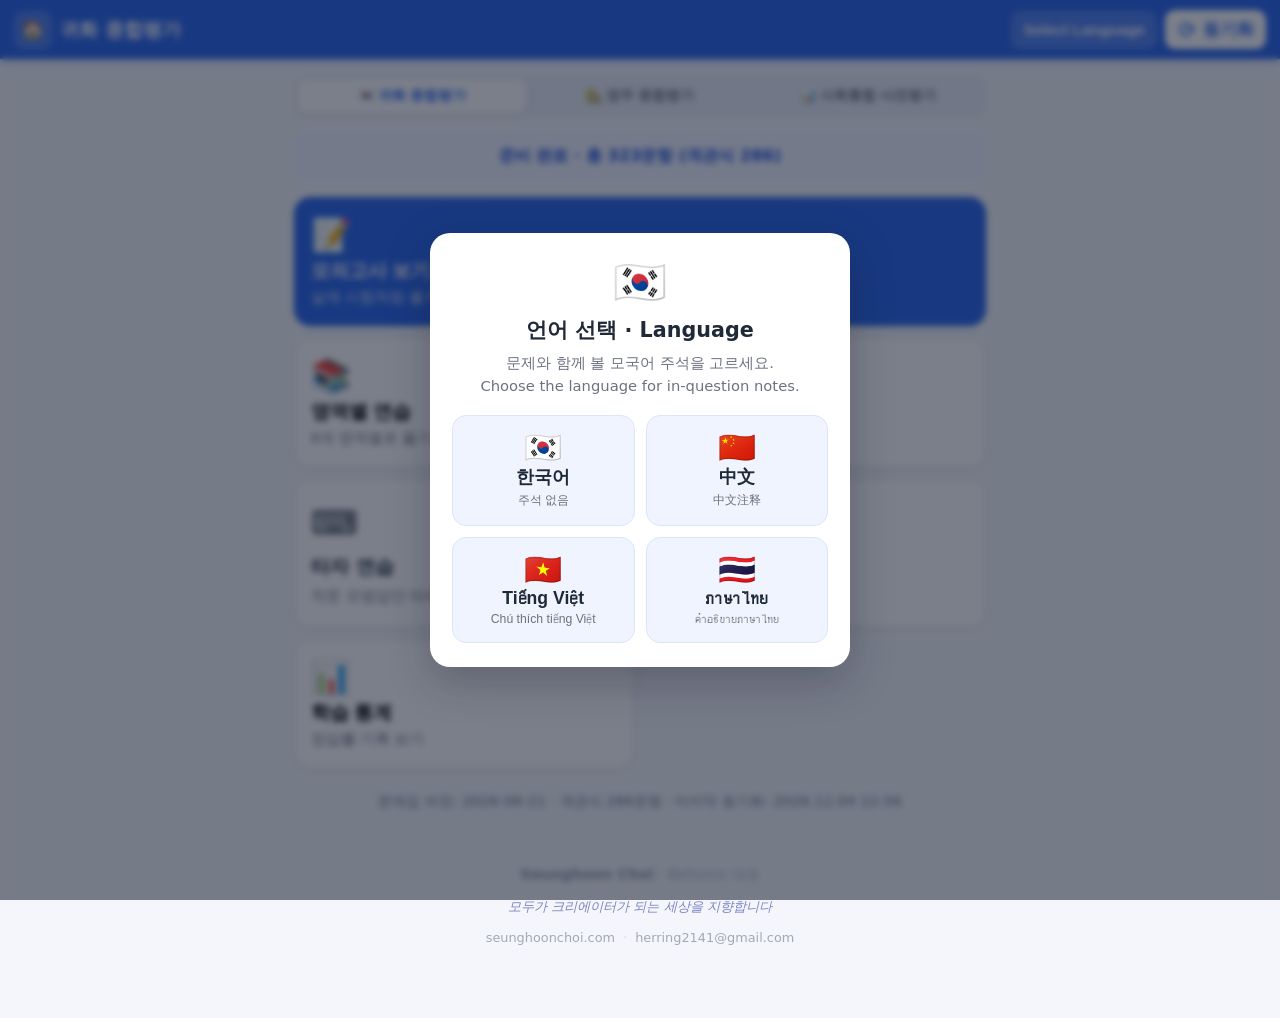
<file: index.html>
<!DOCTYPE html>
<html lang="ko">
<head>
  <meta charset="UTF-8" />
  <meta name="viewport" content="width=device-width, initial-scale=1.0, viewport-fit=cover" />
  <title>귀화시험 종합평가 연습</title>
  <meta name="description" content="귀화용 종합평가(필기·작문·구술) 연습 앱" />
  <!-- SEO: consolidate signals onto the brand-domain landing page -->
  <link rel="canonical" href="https://seunghoonchoi.com/gwiwha/" />

  <!-- PWA -->
  <link rel="manifest" href="manifest.webmanifest" />
  <meta name="theme-color" content="#2563eb" />
  <link rel="icon" href="icon.svg" type="image/svg+xml" />
  <link rel="apple-touch-icon" href="apple-touch-icon.png" />
  <meta name="apple-mobile-web-app-capable" content="yes" />
  <meta name="apple-mobile-web-app-status-bar-style" content="default" />
  <meta name="apple-mobile-web-app-title" content="귀화시험" />

  <link rel="stylesheet" href="styles.css" />
</head>
<body>
  <!-- 첫 실행: 국가/언어(주석) 선택 -->
  <div id="langSplash" class="lang-splash hidden" role="dialog" aria-modal="true" aria-label="Select language">
    <div class="lang-splash__card">
      <div class="lang-splash__flag">🇰🇷</div>
      <h2 class="lang-splash__title">언어 선택 · Language</h2>
      <p class="lang-splash__desc">문제와 함께 볼 모국어 주석을 고르세요.<br>Choose the language for in-question notes.</p>
      <div class="lang-splash__opts">
        <button class="lang-opt" data-lang="ko"><span class="lang-opt__flag">🇰🇷</span><span class="lang-opt__name">한국어</span><span class="lang-opt__sub">주석 없음</span></button>
        <button class="lang-opt" data-lang="zh"><span class="lang-opt__flag">🇨🇳</span><span class="lang-opt__name">中文</span><span class="lang-opt__sub">中文注释</span></button>
        <button class="lang-opt" data-lang="vi"><span class="lang-opt__flag">🇻🇳</span><span class="lang-opt__name">Tiếng Việt</span><span class="lang-opt__sub">Chú thích tiếng Việt</span></button>
        <button class="lang-opt" data-lang="th"><span class="lang-opt__flag">🇹🇭</span><span class="lang-opt__name">ภาษาไทย</span><span class="lang-opt__sub">คำอธิบายภาษาไทย</span></button>
      </div>
    </div>
  </div>

  <header class="appbar">
    <button id="homeBtn" class="appbar__home" aria-label="홈">🏠</button>
    <h1 class="appbar__title" data-i18n="app.title">귀화시험 연습</h1>
    <button id="langBtn" class="appbar__lang" title="Select Language">Select Language</button>
    <button id="syncBtn" class="appbar__sync" title="문제 동기화">
      <span class="appbar__sync-icon">⟳</span><span class="appbar__sync-text" data-i18n="app.sync">동기화</span>
    </button>
  </header>

  <main id="app">

    <!-- 홈 -->
    <section id="view-home" class="view">
      <!-- 시험 트랙 전환: 귀화 종합평가 / 사회통합 사전평가 -->
      <div class="seg track-seg" id="trackSeg">
        <button class="seg__btn seg__btn--active" data-exam="nat" data-i18n="track.nat">🇰🇷 귀화 종합평가</button>
        <button class="seg__btn" data-exam="perm" data-i18n="track.perm">🏡 영주 종합평가</button>
        <button class="seg__btn" data-exam="pre" data-i18n="track.pre">📊 사회통합 사전평가</button>
      </div>

      <div class="sync-status" id="syncStatus">문제를 불러오는 중…</div>

      <button id="resumeBanner" class="resume-banner hidden"></button>

      <div class="card-grid">
        <button class="menu-card menu-card--primary" data-go="mock">
          <span class="menu-card__icon">📝</span>
          <span class="menu-card__title" data-i18n="home.mock.t">모의고사 보기</span>
          <span class="menu-card__sub" data-i18n="home.mock.s">실제 시험처럼 풀기</span>
        </button>
        <button class="menu-card" data-go="practice">
          <span class="menu-card__icon">📚</span>
          <span class="menu-card__title" data-i18n="home.practice.t">영역별 연습</span>
          <span class="menu-card__sub" data-i18n="home.practice.s">8개 영역별로 풀기</span>
        </button>
        <button class="menu-card" data-go="writing">
          <span class="menu-card__icon">✍️</span>
          <span class="menu-card__title" data-i18n="home.writing.t">작문·구술 연습</span>
          <span class="menu-card__sub" data-i18n="home.writing.s">주제별 말하기·쓰기</span>
        </button>
        <a class="menu-card" href="typing/">
          <span class="menu-card__icon">⌨️</span>
          <span class="menu-card__title" data-i18n="home.typing.t">타자 연습</span>
          <span class="menu-card__sub" data-i18n="home.typing.s">작문 모범답안 따라 치기</span>
        </a>
        <button class="menu-card" data-go="wrong">
          <span class="menu-card__icon">🔁</span>
          <span class="menu-card__title" data-i18n="home.wrong.t">오답 노트</span>
          <span class="menu-card__sub" id="wrongCount">틀린 문제 0개</span>
        </button>
        <button class="menu-card" data-go="stats">
          <span class="menu-card__icon">📊</span>
          <span class="menu-card__title" data-i18n="home.stats.t">학습 통계</span>
          <span class="menu-card__sub" data-i18n="home.stats.s">정답률·기록 보기</span>
        </button>
      </div>

      <p class="hint" id="bankInfo"></p>
      <footer class="app-credit" data-i18n-html="credit.html"></footer>
    </section>

    <!-- 영역 선택(연습) -->
    <section id="view-practice" class="view hidden">
      <h2 class="view-title" data-i18n="practice.title">영역별 연습</h2>
      <p class="view-desc" data-i18n="practice.desc">한 문제씩 풀고 바로 정답·해설을 확인합니다.</p>
      <button id="practiceResume" class="resume-banner hidden"></button>
      <div id="categoryList" class="cat-list"></div>
    </section>

    <!-- 모의고사 표지 / 유의사항 -->
    <section id="view-examintro" class="view hidden">
      <div class="exam-cover">
        <p class="exam-cover__org" data-i18n="exam.org">사회통합프로그램 (KIIP)</p>
        <h2 class="exam-cover__title" data-i18n="exam.title">귀화용 종합평가</h2>
        <p class="exam-cover__subtitle" data-i18n="exam.subtitle">필기시험 모의고사</p>
        <div class="exam-cover__fields">
          <label><span data-i18n="exam.name">성 명</span><input id="examName" type="text" data-i18n-ph="exam.namePh" placeholder="이름 입력" /></label>
          <label><span data-i18n="exam.no">수험번호</span><input id="examNo" type="text" readonly /></label>
        </div>
        <div class="exam-notice">
          <h3 data-i18n="exam.noticeTitle">유의사항</h3>
          <ol id="examNoticeList"></ol>
        </div>
        <button class="btn resume-cover-btn hidden" id="examResumeBtn"></button>
        <div class="quiz-actions">
          <button class="btn btn--ghost" data-go="home" data-i18n="common.cancel">취소</button>
          <button class="btn btn--primary" id="examStartBtn" data-i18n="exam.start">시험 시작</button>
        </div>
      </div>
    </section>

    <!-- 퀴즈(연습/모의고사 공용) -->
    <section id="view-quiz" class="view hidden">
      <div class="quiz-top">
        <span id="quizProgress" class="quiz-progress">1 / 36</span>
        <span id="quizTimer" class="quiz-timer hidden">60:00</span>
        <span id="quizCat" class="quiz-cat"></span>
      </div>
      <div class="progress-bar"><div id="progressFill" class="progress-bar__fill"></div></div>

      <div id="examBanner" class="exam-banner hidden"></div>
      <div id="questionBox" class="question-box"></div>
      <div id="choices" class="choices"></div>

      <div id="writeArea" class="write-area hidden">
        <textarea id="writeInput" placeholder="여기에 답안을 작성하세요 (200자 이내)"></textarea>
        <div class="write-area__meta"><span id="writeCount">0자</span><span data-i18n="writeCount.suffix"> / 200자</span></div>
      </div>

      <div id="feedback" class="feedback hidden"></div>

      <div class="quiz-actions">
        <button id="prevBtn" class="btn btn--ghost hidden" data-i18n="quiz.prev">← 이전</button>
        <button id="nextBtn" class="btn btn--primary" data-i18n="quiz.next">다음 →</button>
        <button id="submitBtn" class="btn btn--primary hidden" data-i18n="quiz.submit">제출하고 채점</button>
      </div>
    </section>

    <!-- 작문/구술 -->
    <section id="view-writing" class="view hidden">
      <h2 class="view-title" data-i18n="writing.title">작문·구술 연습</h2>
      <div class="seg" id="writingSeg">
        <button class="seg__btn seg__btn--active" data-wt="writing" data-i18n="seg.writing">✍️ 작문</button>
        <button class="seg__btn" data-wt="oral" data-i18n="seg.oral">🗣️ 구술</button>
      </div>
      <div id="writingList" class="writing-list"></div>
    </section>

    <!-- 결과 -->
    <section id="view-result" class="view hidden">
      <h2 class="view-title" data-i18n="result.title">채점 결과</h2>
      <div class="score-card">
        <div class="score-card__num"><span id="scorePct">0</span><small data-i18n="result.unit">점</small></div>
        <div class="score-card__detail">
          <div id="scoreFrac">0 / 0 정답</div>
          <div id="scorePass" class="score-card__pass"></div>
        </div>
      </div>
      <div id="levelResult" class="level-result hidden"></div>
      <div id="scoreBreakdown" class="score-breakdown hidden"></div>
      <div id="catBreakdown" class="cat-breakdown"></div>
      <h3 class="subhead" data-i18n="result.reviewHead">문제 다시보기</h3>
      <div id="reviewList" class="review-list"></div>
      <div class="quiz-actions">
        <button class="btn btn--ghost" data-go="home" data-i18n="common.home">홈으로</button>
        <button class="btn btn--primary" id="retryWrongBtn" data-i18n="result.retryWrong">틀린 문제만 다시 풀기</button>
      </div>
    </section>

    <!-- 오답노트 -->
    <section id="view-wrong" class="view hidden">
      <h2 class="view-title" data-i18n="wrong.title">오답 노트</h2>
      <p class="view-desc" data-i18n="wrong.desc">틀렸던 문제들이 모입니다. 맞히면 목록에서 사라집니다.</p>
      <div class="quiz-actions">
        <button class="btn btn--primary" id="startWrongBtn" data-i18n="wrong.start">오답 문제 풀기</button>
        <button class="btn btn--ghost" id="clearWrongBtn" data-i18n="wrong.clear">오답노트 비우기</button>
      </div>
      <div id="wrongList" class="review-list"></div>
    </section>

    <!-- 통계 -->
    <section id="view-stats" class="view hidden">
      <h2 class="view-title" data-i18n="stats.title">학습 통계</h2>
      <div id="statsBox" class="stats-box"></div>
      <h3 class="subhead" data-i18n="stats.recentHead">최근 모의고사 기록</h3>
      <div id="historyList" class="history-list"></div>
      <div class="quiz-actions">
        <button class="btn btn--ghost" id="resetStatsBtn" data-i18n="stats.reset">통계 초기화</button>
      </div>
    </section>

  </main>

  <div id="toast" class="toast hidden"></div>

  <script src="app.js"></script>
</body>
</html>
</file>
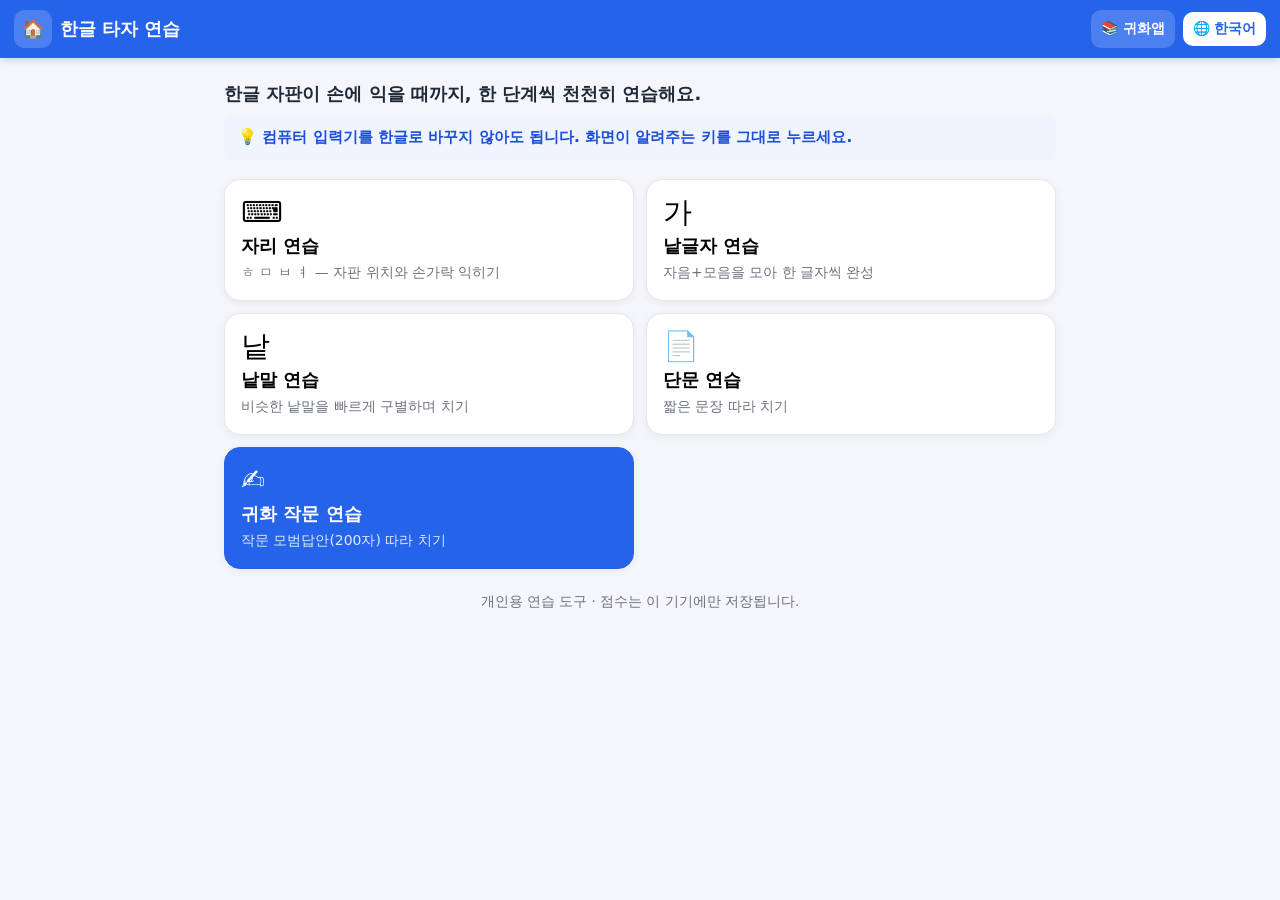
<file: typing/index.html>
<!DOCTYPE html>
<html lang="ko">
<head>
  <meta charset="UTF-8" />
  <meta name="viewport" content="width=device-width, initial-scale=1.0, viewport-fit=cover" />
  <title>한글 타자 연습 · 귀화 작문</title>
  <meta name="description" content="한글 자판 자리연습부터 귀화 작문 모범답안 따라치기까지 — 두벌식 타자 연습 PWA" />
  <link rel="canonical" href="https://seunghoonchoi.com/gwiwha/typing/" />

  <!-- PWA -->
  <link rel="manifest" href="manifest.webmanifest" />
  <meta name="theme-color" content="#2563eb" />
  <link rel="icon" href="icon.svg" type="image/svg+xml" />
  <link rel="apple-touch-icon" href="apple-touch-icon.png" />
  <meta name="apple-mobile-web-app-capable" content="yes" />
  <meta name="apple-mobile-web-app-status-bar-style" content="default" />
  <meta name="apple-mobile-web-app-title" content="한글타자" />

  <link rel="stylesheet" href="styles.css" />
</head>
<body>
  <header class="appbar">
    <button id="homeBtn" class="appbar__home" aria-label="홈">🏠</button>
    <h1 class="appbar__title" data-i18n="app.title">한글 타자 연습</h1>
    <a class="appbar__back" href="../" data-i18n="app.toQuiz" title="귀화시험 앱으로">📚 귀화앱</a>
    <button id="langBtn" class="appbar__lang" title="언어 / 语言 / Ngôn ngữ / ภาษา">🌐</button>
  </header>

  <!-- 언어 선택 -->
  <div id="langPicker" class="lang-picker hidden" role="dialog" aria-modal="true" aria-label="Select language">
    <div class="lang-picker__card">
      <div class="lang-picker__title">언어 선택 · Language</div>
      <div class="lang-picker__opts" id="langOpts"></div>
    </div>
  </div>

  <main id="app">

    <!-- 홈: 모드 선택 -->
    <section id="view-home" class="view">
      <p class="lead" data-i18n="home.lead">한글 자판이 손에 익을 때까지, 한 단계씩 천천히 연습해요.</p>
      <p class="lead-sub" data-i18n="home.imeTip">💡 컴퓨터 입력기를 한글로 바꾸지 않아도 됩니다. 화면이 알려주는 키를 그대로 누르세요.</p>

      <div class="mode-grid">
        <button class="mode-card" data-mode="position">
          <span class="mode-card__icon">⌨️</span>
          <span class="mode-card__title" data-i18n="mode.position.t">자리 연습</span>
          <span class="mode-card__sub" data-i18n="mode.position.s">ㅎ ㅁ ㅂ ㅕ — 자판 위치와 손가락 익히기</span>
        </button>
        <button class="mode-card" data-mode="syllable">
          <span class="mode-card__icon">가</span>
          <span class="mode-card__title" data-i18n="mode.syllable.t">낱글자 연습</span>
          <span class="mode-card__sub" data-i18n="mode.syllable.s">자음+모음을 모아 한 글자씩 완성</span>
        </button>
        <button class="mode-card" data-mode="word">
          <span class="mode-card__icon">낱</span>
          <span class="mode-card__title" data-i18n="mode.word.t">낱말 연습</span>
          <span class="mode-card__sub" data-i18n="mode.word.s">비슷한 낱말을 빠르게 구별하며 치기</span>
        </button>
        <button class="mode-card" data-mode="short">
          <span class="mode-card__icon">📄</span>
          <span class="mode-card__title" data-i18n="mode.short.t">단문 연습</span>
          <span class="mode-card__sub" data-i18n="mode.short.s">짧은 문장 따라 치기</span>
        </button>
        <button class="mode-card mode-card--primary" data-mode="long">
          <span class="mode-card__icon">✍️</span>
          <span class="mode-card__title" data-i18n="mode.long.t">귀화 작문 연습</span>
          <span class="mode-card__sub" data-i18n="mode.long.s">작문 모범답안(200자) 따라 치기</span>
        </button>
      </div>

      <p class="hint" data-i18n="home.hint">개인용 연습 도구 · 점수는 이 기기에만 저장됩니다.</p>
    </section>

    <!-- 항목/단계 선택 -->
    <section id="view-list" class="view hidden">
      <div class="list-head">
        <button class="btn btn--ghost btn--sm" data-go="home">← <span data-i18n="common.home">홈</span></button>
        <h2 class="view-title" id="listTitle">목록</h2>
      </div>
      <p class="view-desc" id="listDesc"></p>
      <div id="listItems" class="select-list"></div>
    </section>

    <!-- 연습 화면 -->
    <section id="view-practice" class="view hidden">
      <div class="prac-top">
        <button class="btn btn--ghost btn--sm" id="pracBack">← <span data-i18n="common.list">목록</span></button>
        <span class="prac-title" id="pracTitle"></span>
      </div>

      <!-- 통계 -->
      <div class="stat-bar">
        <div class="stat"><span class="stat__label" data-i18n="stat.time">시간</span><span class="stat__val" id="statTime">0초</span></div>
        <div class="stat"><span class="stat__label" data-i18n="stat.speed">타수</span><span class="stat__val" id="statSpeed">0</span></div>
        <div class="stat"><span class="stat__label" data-i18n="stat.acc">정확도</span><span class="stat__val" id="statAcc">100%</span></div>
        <div class="stat"><span class="stat__label" data-i18n="stat.miss">오타</span><span class="stat__val" id="statMiss">0</span></div>
      </div>
      <div class="progress-bar"><div id="pracProgress" class="progress-bar__fill"></div></div>

      <!-- 의미/주제 (단문·장문) -->
      <div id="pracMeta" class="prac-meta hidden"></div>

      <!-- 타깃 표시 -->
      <div id="targetBox" class="target-box"></div>

      <!-- 다음 키 안내 -->
      <div class="nextkey" id="nextKey"></div>

      <!-- 발음 듣기 토글 (자리·낱글자 전용) -->
      <div class="prac-tools">
        <button id="soundToggle" class="sound-toggle hidden" type="button" aria-pressed="false"></button>
      </div>

      <!-- 가상 키보드 -->
      <div class="kbd-wrap">
        <div id="keyboard" class="keyboard" role="group" aria-label="가상 키보드"></div>
      </div>

      <!-- 완료 -->
      <div id="pracDone" class="prac-done hidden"></div>
    </section>

  </main>

  <div id="toast" class="toast hidden"></div>

  <script src="hangul.js"></script>
  <script src="data.js"></script>
  <script src="app.js"></script>
  <script>
    if ('serviceWorker' in navigator) {
      window.addEventListener('load', function () { navigator.serviceWorker.register('sw.js'); });
    }
  </script>
</body>
</html>
</file>
<file: styles.css>
:root {
  --blue: #2563eb;
  --blue-dark: #1d4ed8;
  --blue-soft: #eff4ff;
  --green: #16a34a;
  --green-soft: #e7f6ec;
  --red: #dc2626;
  --red-soft: #fde8e8;
  --ink: #1f2937;
  --gray: #6b7280;
  --line: #e5e7eb;
  --bg: #f4f6fb;
  --card: #ffffff;
  --radius: 16px;
  --shadow: 0 2px 10px rgba(17, 24, 39, .06);
  font-size: 17px;
}

* { box-sizing: border-box; -webkit-tap-highlight-color: transparent; }

html, body {
  margin: 0;
  padding: 0;
  background: var(--bg);
  color: var(--ink);
  font-family: -apple-system, BlinkMacSystemFont, "Apple SD Gothic Neo", "Pretendard",
    "Malgun Gothic", "맑은 고딕", system-ui, sans-serif;
  line-height: 1.55;
  -webkit-font-smoothing: antialiased;
}

/* ===== 상단바 ===== */
.appbar {
  position: sticky;
  top: 0;
  z-index: 20;
  display: flex;
  align-items: center;
  gap: 8px;
  padding: max(env(safe-area-inset-top), 10px) 14px 10px;
  background: var(--blue);
  color: #fff;
  box-shadow: 0 2px 8px rgba(37, 99, 235, .25);
}
.appbar__title { flex: 1; min-width: 0; font-size: 1.05rem; font-weight: 700; margin: 0; overflow: hidden; text-overflow: ellipsis; white-space: nowrap; }
.appbar__home {
  background: rgba(255, 255, 255, .18);
  border: 0; color: #fff; font-size: 1.05rem;
  width: 38px; height: 38px; border-radius: 10px; cursor: pointer;
}
.appbar__sync {
  display: flex; align-items: center; gap: 6px;
  background: #fff; color: var(--blue);
  border: 0; border-radius: 10px; padding: 8px 12px;
  font-weight: 700; font-size: .92rem; cursor: pointer;
}
.appbar__sync-icon { font-size: 1.1rem; display: inline-block; }
.appbar__sync.is-syncing .appbar__sync-icon { animation: spin .8s linear infinite; }
@keyframes spin { to { transform: rotate(360deg); } }

/* ===== 레이아웃 ===== */
#app { max-width: 720px; margin: 0 auto; padding: 16px 14px 48px; }
.view-title { font-size: 1.35rem; margin: 6px 0 4px; }
.view-desc { color: var(--gray); margin: 0 0 16px; font-size: .95rem; }
.subhead { font-size: 1.1rem; margin: 26px 0 10px; }
.hidden { display: none !important; }

/* ===== 동기화 상태 ===== */
.sync-status {
  background: var(--blue-soft); color: var(--blue-dark);
  border-radius: 12px; padding: 12px 14px; font-size: .9rem; font-weight: 600;
  margin-bottom: 16px; text-align: center;
}
.sync-status.is-error { background: var(--red-soft); color: var(--red); }

/* ===== 이어서 풀기(중간 저장) ===== */
.resume-banner {
  display: block; width: 100%; text-align: left;
  background: #fff7ed; color: #9a3412; border: 1px solid #fed7aa; border-left: 4px solid #f59e0b;
  border-radius: 12px; padding: 14px 16px; margin-bottom: 14px;
  font-weight: 700; font-size: .95rem; cursor: pointer;
}
.resume-banner:active { transform: scale(.99); }
.resume-cover-btn { width: 100%; margin-bottom: 10px; background: #f59e0b; color: #fff; }
.resume-cover-btn:hover { filter: brightness(1.05); }

/* ===== 홈 메뉴 카드 ===== */
.card-grid { display: grid; grid-template-columns: 1fr 1fr; gap: 12px; }
.menu-card {
  display: flex; flex-direction: column; align-items: flex-start; gap: 4px;
  background: var(--card); border: 1px solid var(--line); border-radius: var(--radius);
  padding: 18px 16px; text-align: left; cursor: pointer; box-shadow: var(--shadow);
  transition: transform .08s ease, box-shadow .12s ease;
}
.menu-card:active { transform: scale(.98); }
.menu-card--primary { grid-column: 1 / -1; background: var(--blue); border-color: var(--blue); color: #fff; }
.menu-card--primary .menu-card__sub { color: rgba(255, 255, 255, .85); }
.menu-card__icon { font-size: 1.8rem; }
.menu-card__title { font-size: 1.05rem; font-weight: 700; }
.menu-card__sub { font-size: .82rem; color: var(--gray); }
/* 링크형 카드(타자 연습 등)도 버튼 카드와 동일하게 — 링크 색/밑줄 제거 */
a.menu-card, a.menu-card:link, a.menu-card:visited { color: var(--ink); text-decoration: none; }
.hint { margin-top: 22px; text-align: center; color: var(--gray); font-size: .8rem; }

/* ===== 영역 목록 ===== */
.cat-list { display: flex; flex-direction: column; gap: 10px; }
.cat-item {
  display: flex; align-items: center; justify-content: space-between;
  background: var(--card); border: 1px solid var(--line); border-radius: 14px;
  padding: 16px 18px; cursor: pointer; box-shadow: var(--shadow); font-size: 1.05rem; font-weight: 600;
}
.cat-item__count { color: var(--gray); font-size: .85rem; font-weight: 500; }

/* ===== 퀴즈 ===== */
.quiz-top { display: flex; align-items: center; gap: 10px; margin-bottom: 8px; }
.quiz-progress { font-weight: 700; color: var(--blue); }
.quiz-timer { margin-left: auto; font-variant-numeric: tabular-nums; font-weight: 700; color: var(--ink); background: #fff; border: 1px solid var(--line); padding: 4px 10px; border-radius: 999px; }
.quiz-cat { margin-left: auto; font-size: .8rem; color: #fff; background: var(--gray); padding: 3px 10px; border-radius: 999px; }
.quiz-timer + .quiz-cat { margin-left: 8px; }
.progress-bar { height: 6px; background: var(--line); border-radius: 999px; overflow: hidden; margin-bottom: 18px; }
.progress-bar__fill { height: 100%; width: 0; background: var(--blue); transition: width .25s ease; }

.question-box {
  background: var(--card); border: 1px solid var(--line); border-radius: var(--radius);
  padding: 20px; font-size: 1.12rem; font-weight: 600; line-height: 1.6; box-shadow: var(--shadow);
  margin-bottom: 14px;
}
.question-box u { text-underline-offset: 3px; }

.choices { display: flex; flex-direction: column; gap: 10px; }
.choice {
  display: flex; align-items: center; gap: 12px; width: 100%;
  background: var(--card); border: 2px solid var(--line); border-radius: 14px;
  padding: 15px 16px; font-size: 1.05rem; text-align: left; cursor: pointer; color: var(--ink);
  transition: border-color .1s, background .1s;
}
.choice:active { transform: scale(.995); }
.choice__num {
  flex: 0 0 28px; height: 28px; border-radius: 50%;
  display: grid; place-items: center; font-weight: 700; font-size: .9rem;
  background: var(--blue-soft); color: var(--blue);
}
.choice.is-selected { border-color: var(--blue); background: var(--blue-soft); }
.choice.is-correct { border-color: var(--green); background: var(--green-soft); }
.choice.is-correct .choice__num { background: var(--green); color: #fff; }
.choice.is-wrong { border-color: var(--red); background: var(--red-soft); }
.choice.is-wrong .choice__num { background: var(--red); color: #fff; }
.choice[disabled] { cursor: default; }

.feedback {
  margin-top: 16px; padding: 14px 16px; border-radius: 14px; font-size: .98rem; line-height: 1.55;
  border-left: 4px solid var(--green); background: var(--green-soft);
}
.feedback.is-wrong { border-left-color: var(--red); background: var(--red-soft); }
.feedback strong { display: block; margin-bottom: 4px; }

.quiz-actions { display: flex; gap: 10px; margin-top: 22px; }
.btn {
  flex: 1; border: 0; border-radius: 14px; padding: 15px; font-size: 1.02rem;
  font-weight: 700; cursor: pointer; transition: filter .1s, transform .08s;
}
.btn:active { transform: scale(.98); }
.btn--primary { background: var(--blue); color: #fff; }
.btn--primary:hover { filter: brightness(1.05); }
.btn--ghost { background: #fff; color: var(--ink); border: 1px solid var(--line); }

/* ===== 결과 ===== */
.score-card {
  display: flex; align-items: center; gap: 20px;
  background: var(--card); border: 1px solid var(--line); border-radius: var(--radius);
  padding: 24px; box-shadow: var(--shadow); margin-bottom: 18px;
}
.score-card__num { font-size: 3rem; font-weight: 800; color: var(--blue); line-height: 1; }
.score-card__num small { font-size: 1.1rem; font-weight: 600; color: var(--gray); }
.score-card__detail { font-size: 1rem; }
.score-card__pass { margin-top: 6px; font-weight: 700; }
.score-card__pass.pass { color: var(--green); }
.score-card__pass.fail { color: var(--red); }

/* 점수 분해(객관식65+작문10+구술25) + 작문·구술 자가채점 */
.score-breakdown { background: var(--card); border: 1px solid var(--line); border-radius: 14px; box-shadow: var(--shadow); padding: 14px 16px; margin-bottom: 14px; }
.bd-note { font-size: .82rem; color: var(--gray); line-height: 1.6; margin-bottom: 10px; }
.bd-row { display: flex; justify-content: space-between; align-items: center; padding: 7px 0; border-bottom: 1px solid var(--line); font-size: .98rem; }
.bd-row span:last-child { font-variant-numeric: tabular-nums; font-weight: 700; }
.bd-row.bd-total { border-bottom: 0; border-top: 2px solid var(--ink); margin-top: 4px; font-size: 1.05rem; }
.bd-row.bd-total span:last-child { color: var(--blue); }
.bd-prompt { margin-top: 10px; font-size: .85rem; font-weight: 700; color: var(--blue-dark); background: var(--blue-soft); border-radius: 10px; padding: 8px 12px; text-align: center; }
.sg-grade { margin-top: 10px; padding-top: 10px; border-top: 1px dashed var(--line); }
.sg-grade__label { display: block; font-size: .8rem; color: var(--gray); font-weight: 700; margin-bottom: 6px; }
.sg-btns { display: flex; gap: 8px; }
.sg-btn { flex: 1; padding: 9px 6px; border: 1px solid var(--line); background: #fff; border-radius: 10px; font-family: inherit; font-size: .92rem; font-weight: 700; color: var(--ink); cursor: pointer; }
.sg-btn:active { transform: scale(.98); }
.sg-btn.is-on { background: var(--blue); border-color: var(--blue); color: #fff; }

.cat-breakdown { display: flex; flex-direction: column; gap: 8px; margin-bottom: 8px; }
.cat-row { display: flex; align-items: center; gap: 10px; font-size: .92rem; }
.cat-row__name { flex: 0 0 88px; font-weight: 600; }
.cat-row__bar { flex: 1; height: 10px; background: var(--line); border-radius: 999px; overflow: hidden; }
.cat-row__bar > span { display: block; height: 100%; background: var(--blue); }
.cat-row__val { flex: 0 0 56px; text-align: right; color: var(--gray); }

/* ===== 리뷰/오답 목록 ===== */
.review-list { display: flex; flex-direction: column; gap: 12px; }
.review-item {
  background: var(--card); border: 1px solid var(--line); border-radius: 14px; padding: 16px; box-shadow: var(--shadow);
}
.review-item__q { font-weight: 700; margin-bottom: 10px; }
.review-item__opt { padding: 7px 12px; border-radius: 10px; margin: 5px 0; font-size: .95rem; }
.review-item__opt.correct { background: var(--green-soft); color: #14532d; font-weight: 600; }
.review-item__opt.chosen-wrong { background: var(--red-soft); color: #7f1d1d; font-weight: 600; }
.review-item__exp { margin-top: 8px; font-size: .9rem; color: var(--gray); border-top: 1px dashed var(--line); padding-top: 8px; }

/* ===== 작문/구술 ===== */
.seg { display: flex; background: #e9edf5; border-radius: 12px; padding: 4px; margin-bottom: 16px; }
.seg__btn { flex: 1; border: 0; background: transparent; padding: 10px; border-radius: 9px; font-weight: 700; cursor: pointer; color: var(--gray); }
.seg__btn--active { background: #fff; color: var(--blue); box-shadow: var(--shadow); }
.writing-list { display: flex; flex-direction: column; gap: 14px; }
.writing-card { background: var(--card); border: 1px solid var(--line); border-radius: 14px; padding: 18px; box-shadow: var(--shadow); }
.writing-card__q { font-weight: 700; font-size: 1.05rem; margin-bottom: 12px; }
.writing-card textarea {
  width: 100%; min-height: 120px; border: 1px solid var(--line); border-radius: 12px;
  padding: 12px; font-size: 1rem; font-family: inherit; resize: vertical;
}
.writing-card__meta { display: flex; justify-content: space-between; align-items: center; margin-top: 8px; }
.writing-card__count { font-size: .85rem; color: var(--gray); }
.writing-card__count.over { color: var(--red); font-weight: 700; }
.writing-card__guide { margin-top: 12px; font-size: .9rem; color: var(--gray); background: var(--blue-soft); border-radius: 10px; padding: 12px; }
.writing-card__guide-toggle { background: none; border: 0; color: var(--blue); font-weight: 700; cursor: pointer; padding: 0; font-size: .9rem; }
.writing-card__model-toggle { display: block; margin-top: 10px; background: none; border: 0; color: var(--green); font-weight: 700; cursor: pointer; padding: 0; font-size: .9rem; }
.writing-card__model { margin-top: 8px; font-size: .95rem; line-height: 1.75; color: var(--ink); background: var(--green-soft); border-left: 3px solid var(--green); border-radius: 10px; padding: 12px 14px; }
.review-item__model { margin-top: 8px; font-size: .92rem; line-height: 1.7; background: var(--green-soft); border-left: 3px solid var(--green); border-radius: 10px; padding: 10px 12px; }
.writing-card__model .zh, .review-item__model .zh { color: #3f6f50; }

/* ===== 통계 ===== */
.stats-box { display: grid; grid-template-columns: 1fr 1fr; gap: 12px; }
.stat { background: var(--card); border: 1px solid var(--line); border-radius: 14px; padding: 18px; box-shadow: var(--shadow); text-align: center; }
.stat__num { font-size: 1.8rem; font-weight: 800; color: var(--blue); }
.stat__label { font-size: .85rem; color: var(--gray); margin-top: 2px; }
.history-list { display: flex; flex-direction: column; gap: 8px; }
.history-item { display: flex; justify-content: space-between; background: var(--card); border: 1px solid var(--line); border-radius: 12px; padding: 12px 16px; font-size: .92rem; }
.history-item__score { font-weight: 700; }

/* ===== 토스트 ===== */
.toast {
  position: fixed; left: 50%; bottom: 28px; transform: translateX(-50%);
  background: #111827; color: #fff; padding: 12px 20px; border-radius: 999px;
  font-size: .92rem; box-shadow: 0 6px 20px rgba(0, 0, 0, .25); z-index: 50;
  max-width: 90%; text-align: center;
}

.empty { text-align: center; color: var(--gray); padding: 40px 10px; }

/* ===== 모의고사 표지 / 유의사항 ===== */
.exam-cover {
  background: var(--card); border: 1px solid var(--line); border-radius: var(--radius);
  padding: 28px 22px; box-shadow: var(--shadow); text-align: center;
}
.exam-cover__org { color: var(--gray); font-size: .9rem; margin: 0 0 4px; letter-spacing: .04em; }
.exam-cover__title { font-size: 1.8rem; font-weight: 800; margin: 0; letter-spacing: .02em; }
.exam-cover__subtitle { color: var(--blue); font-weight: 700; margin: 4px 0 20px; }
.exam-cover__fields { display: flex; gap: 10px; margin-bottom: 20px; }
.exam-cover__fields label {
  flex: 1; display: flex; flex-direction: column; gap: 4px; text-align: left;
  font-size: .8rem; color: var(--gray); font-weight: 700;
}
.exam-cover__fields input {
  border: 1px solid var(--line); border-radius: 10px; padding: 10px; font-size: 1rem; font-family: inherit;
}
.exam-cover__fields input[readonly] { background: #f3f4f6; color: var(--gray); }
.exam-notice { text-align: left; background: #fbfbfb; border: 1px dashed var(--line); border-radius: 12px; padding: 16px 18px 16px 16px; margin-bottom: 20px; }
.exam-notice h3 { margin: 0 0 10px; font-size: 1rem; }
.exam-notice ol { margin: 0; padding-left: 20px; }
.exam-notice li { font-size: .92rem; line-height: 1.7; color: #374151; }

/* ===== 영역 배너 (객관식/작문형) ===== */
.exam-banner {
  background: var(--ink); color: #fff; border-radius: 10px; padding: 8px 14px;
  font-weight: 700; font-size: .92rem; margin-bottom: 12px; letter-spacing: .03em;
}

/* ===== 작문 답안칸 ===== */
.write-area { margin-top: 4px; }
.write-area textarea {
  width: 100%; min-height: 200px; border: 1px solid var(--line); border-radius: 12px;
  padding: 14px; font-size: 1.05rem; font-family: inherit; line-height: 2.0; resize: vertical;
  background-image: repeating-linear-gradient(transparent, transparent 39px, #eef1f6 39px, #eef1f6 40px);
}
.write-area__meta { text-align: right; margin-top: 6px; font-size: .85rem; color: var(--gray); }
.write-area__meta.over { color: var(--red); font-weight: 700; }

/* ===== 시험지(exam) 모드 — 인쇄물 느낌 ===== */
body.exam-mode { background: #e9ebf0; }
body.exam-mode #app { background: #fff; box-shadow: 0 0 0 1px var(--line), 0 8px 24px rgba(0,0,0,.06); border-radius: 8px; margin-top: 12px; margin-bottom: 24px; }
body.exam-mode .question-box {
  border: none; border-bottom: 2px solid var(--ink); border-radius: 0; box-shadow: none;
  background: transparent; padding: 6px 2px 14px; font-family: "Apple SD Gothic Neo", "Malgun Gothic", serif;
}
body.exam-mode .choice {
  border: 1px solid transparent; border-radius: 6px; background: transparent; box-shadow: none; padding: 11px 8px;
}
body.exam-mode .choice:not([disabled]):hover { background: #f3f4f6; }
body.exam-mode .choice.is-selected { border-color: var(--blue); background: var(--blue-soft); }
body.exam-mode .choice__num { background: transparent; color: var(--ink); font-size: 1.1rem; }
body.exam-mode .choice.is-selected .choice__num { color: var(--blue); }

.review-item__write { background: #f8fafc; border-radius: 10px; padding: 10px 12px; margin: 6px 0; font-size: .95rem; white-space: pre-wrap; line-height: 1.7; }
.review-item__write.empty-ans { color: var(--gray); font-style: italic; }

/* ===== 언어 토글 버튼 ===== */
.appbar__lang {
  background: rgba(255, 255, 255, .18); border: 0; color: #fff;
  font-size: .85rem; font-weight: 700; height: 38px; padding: 0 12px;
  border-radius: 10px; cursor: pointer; white-space: nowrap;
}

/* ===== 중국어 병기(보조 번역) ===== */
.zh {
  display: block; font-size: .84em; color: var(--gray); font-weight: 400;
  margin-top: 3px; line-height: 1.45;
}
.choice .zh { color: var(--gray); }
body.exam-mode .question-box .zh { color: #6b7280; font-family: -apple-system, "Malgun Gothic", sans-serif; }
.feedback .zh { color: #4b5563; }

/* ===== 시험 트랙 전환(홈 상단) ===== */
.track-seg { margin-bottom: 14px; }
.track-seg .seg__btn { font-size: .76rem; padding: 9px 4px; line-height: 1.2; white-space: normal; text-align: center; }
/* ===== 첫 실행 국가/언어(주석) 선택 splash ===== */
.lang-splash {
  position: fixed; inset: 0; z-index: 100;
  display: flex; align-items: center; justify-content: center;
  padding: 24px; background: rgba(15, 23, 42, .55); -webkit-backdrop-filter: blur(3px); backdrop-filter: blur(3px);
}
.lang-splash.hidden { display: none; }
.lang-splash__card {
  width: 100%; max-width: 420px; background: var(--card);
  border-radius: 20px; box-shadow: 0 14px 44px rgba(17, 24, 39, .28);
  padding: 28px 22px 24px; text-align: center;
}
.lang-splash__flag { font-size: 2.4rem; line-height: 1; }
.lang-splash__title { margin: 10px 0 6px; font-size: 1.15rem; color: var(--ink); font-weight: 800; }
.lang-splash__desc { margin: 0 0 18px; font-size: .82rem; color: var(--gray); line-height: 1.5; }
.lang-splash__opts { display: grid; grid-template-columns: 1fr 1fr; gap: 11px; }
.lang-opt {
  display: flex; flex-direction: column; align-items: center; gap: 3px;
  padding: 16px 8px; background: var(--blue-soft); border: 1.5px solid #dbe5ff;
  border-radius: 14px; cursor: pointer; color: inherit;
  transition: transform .08s ease, border-color .12s ease, box-shadow .12s ease;
}
.lang-opt:hover, .lang-opt:focus-visible { border-color: var(--blue); box-shadow: var(--shadow); transform: translateY(-1px); outline: none; }
.lang-opt__flag { font-size: 1.7rem; line-height: 1; }
.lang-opt__name { font-weight: 700; color: var(--ink); font-size: .98rem; }
.lang-opt__sub { font-size: .68rem; color: var(--gray); }

/* ===== 홈 하단 제작자 크레딧(학습 비방해, 홈에서만 — 차분·연한 톤) ===== */
.app-credit {
  margin: 32px 8px max(env(safe-area-inset-bottom), 22px);
  padding-top: 18px;
  border-top: 1px solid #e9edf3;
  text-align: center;
  line-height: 1.65;
}
.app-credit .cred-name { display: block; font-size: .8rem; font-weight: 600; color: #8f96a3; letter-spacing: .01em; }
.app-credit .cred-title { font-weight: 500; color: #abb1bc; }
.app-credit .cred-mission { display: block; margin-top: 9px; font-size: .735rem; font-style: italic; color: #7b86c4; }
.app-credit .cred-links { display: block; margin-top: 9px; font-size: .715rem; }
.app-credit .cred-links a { color: #a2a9b5; text-decoration: none; transition: color .12s ease; }
.app-credit .cred-links a:hover { color: var(--blue); }
.app-credit .cred-sep { margin: 0 8px; color: #d6dae2; }

/* ===== 사전평가 결과: 예상 배정 단계 ===== */
.score-card__pass.level { color: var(--blue-dark); }
.level-result { margin-bottom: 16px; }
.level-note {
  font-size: .85rem; line-height: 1.6; color: #92400e;
  background: #fff7ed; border: 1px solid #fed7aa; border-radius: 12px;
  padding: 12px 14px; margin-bottom: 12px;
}
.level-note b { color: #9a3412; }
.level-table { display: flex; flex-direction: column; gap: 6px; }
.level-row {
  display: flex; justify-content: space-between; align-items: center;
  padding: 9px 14px; border: 1px solid var(--line); border-radius: 10px;
  background: var(--card); font-size: .92rem;
}
.level-row.is-on { border-color: var(--blue); background: var(--blue-soft); font-weight: 700; color: var(--blue-dark); }
.level-row__range { color: var(--gray); font-size: .85rem; }
.level-row.is-on .level-row__range { color: var(--blue-dark); }

@media (min-width: 560px) {
  :root { font-size: 18px; }
}
</file>
<file: typing/styles.css>
:root {
  --blue: #2563eb;
  --blue-dark: #1d4ed8;
  --blue-soft: #eff4ff;
  --green: #16a34a;
  --green-soft: #e7f6ec;
  --red: #dc2626;
  --red-soft: #fde8e8;
  --amber: #f59e0b;
  --ink: #1f2937;
  --gray: #6b7280;
  --line: #e5e7eb;
  --bg: #f4f6fb;
  --card: #ffffff;
  --radius: 16px;
  --shadow: 0 2px 10px rgba(17, 24, 39, .06);
  /* 손가락 색상존 (8) */
  --f-pinky: #fde68a;
  --f-ring: #bbf7d0;
  --f-middle: #bfdbfe;
  --f-index: #fbcfe8;
  --f-thumb: #e5e7eb;
  font-size: 17px;
}

* { box-sizing: border-box; -webkit-tap-highlight-color: transparent; }

html, body {
  margin: 0; padding: 0; background: var(--bg); color: var(--ink);
  font-family: -apple-system, BlinkMacSystemFont, "Apple SD Gothic Neo", "Pretendard",
    "Malgun Gothic", "맑은 고딕", system-ui, sans-serif;
  line-height: 1.55; -webkit-font-smoothing: antialiased;
}

/* ===== 상단바 ===== */
.appbar {
  position: sticky; top: 0; z-index: 20;
  display: flex; align-items: center; gap: 8px;
  padding: max(env(safe-area-inset-top), 10px) 14px 10px;
  background: var(--blue); color: #fff;
  box-shadow: 0 2px 8px rgba(37, 99, 235, .25);
}
.appbar__title { flex: 1; min-width: 0; font-size: 1.05rem; font-weight: 700; margin: 0; overflow: hidden; text-overflow: ellipsis; white-space: nowrap; }
.appbar__home { background: rgba(255,255,255,.18); border: 0; color: #fff; font-size: 1.05rem; width: 38px; height: 38px; border-radius: 10px; cursor: pointer; }
.appbar__back { background: rgba(255,255,255,.18); color: #fff; text-decoration: none; border-radius: 10px; padding: 8px 10px; font-size: .82rem; font-weight: 700; white-space: nowrap; }
.appbar__lang { background: #fff; color: var(--blue); border: 0; border-radius: 10px; padding: 8px 10px; font-weight: 700; font-size: .82rem; cursor: pointer; white-space: nowrap; }

/* ===== 레이아웃 ===== */
#app { max-width: 860px; margin: 0 auto; padding: 16px 14px 48px; }
.view-title { font-size: 1.3rem; margin: 0; }
.view-desc { color: var(--gray); margin: 6px 0 16px; font-size: .95rem; }
.hidden { display: none !important; }
.lead { font-size: 1.05rem; font-weight: 600; margin: 6px 0 6px; }
.lead-sub { background: var(--blue-soft); color: var(--blue-dark); border-radius: 12px; padding: 12px 14px; font-size: .9rem; font-weight: 600; margin: 0 0 18px; }
.hint { margin-top: 22px; text-align: center; color: var(--gray); font-size: .8rem; }

/* ===== 버튼 ===== */
.btn { border: 0; border-radius: 12px; padding: 12px 18px; font-size: 1rem; font-weight: 700; cursor: pointer; font-family: inherit; }
.btn--primary { background: var(--blue); color: #fff; }
.btn--ghost { background: #fff; color: var(--ink); border: 1px solid var(--line); }
.btn--sm { padding: 7px 12px; font-size: .85rem; border-radius: 10px; }

/* ===== 홈 모드 카드 ===== */
.mode-grid { display: grid; grid-template-columns: 1fr 1fr; gap: 12px; }
.mode-card {
  display: flex; flex-direction: column; align-items: flex-start; gap: 6px;
  background: var(--card); border: 1px solid var(--line); border-radius: var(--radius);
  padding: 18px 16px; text-align: left; cursor: pointer; box-shadow: var(--shadow);
  transition: transform .08s ease; font-family: inherit;
}
.mode-card:active { transform: scale(.98); }
.mode-card--primary { background: var(--blue); border-color: var(--blue); color: #fff; }
.mode-card--primary .mode-card__sub { color: rgba(255,255,255,.85); }
.mode-card__icon { font-size: 1.7rem; line-height: 1; }
.mode-card__title { font-size: 1.08rem; font-weight: 800; }
.mode-card__sub { font-size: .82rem; color: var(--gray); }

/* ===== 목록 선택 ===== */
.list-head { display: flex; align-items: center; gap: 10px; margin-bottom: 4px; }
.select-list { display: flex; flex-direction: column; gap: 10px; margin-top: 12px; }
.select-item {
  display: flex; align-items: center; justify-content: space-between; gap: 10px;
  background: var(--card); border: 1px solid var(--line); border-radius: 14px;
  padding: 14px 16px; cursor: pointer; box-shadow: var(--shadow); text-align: left; font-family: inherit; width: 100%;
}
.select-item__main { min-width: 0; }
.select-item__title { font-size: 1rem; font-weight: 700; display: block; line-height: 1.4; word-break: keep-all; }
.select-item__sub { font-size: .82rem; color: var(--gray); display: block; margin-top: 2px; overflow: hidden; text-overflow: ellipsis; white-space: nowrap; max-width: 60vw; }
.select-item__best { font-size: .78rem; color: var(--blue); font-weight: 700; white-space: nowrap; }

/* ===== 연습 상단 ===== */
.prac-top { display: flex; align-items: center; gap: 10px; margin-bottom: 10px; }
.prac-title { font-weight: 800; font-size: 1.05rem; }

/* 통계 */
.stat-bar { display: grid; grid-template-columns: repeat(4, 1fr); gap: 8px; margin-bottom: 8px; }
.stat { background: var(--card); border: 1px solid var(--line); border-radius: 12px; padding: 8px 6px; text-align: center; box-shadow: var(--shadow); }
.stat__label { display: block; font-size: .72rem; color: var(--gray); }
.stat__val { display: block; font-size: 1.15rem; font-weight: 800; font-variant-numeric: tabular-nums; }

.progress-bar { height: 6px; background: var(--line); border-radius: 999px; overflow: hidden; margin: 8px 0 14px; }
.progress-bar__fill { height: 100%; width: 0; background: var(--green); transition: width .2s ease; }

/* 의미/주제 */
.prac-meta { background: #fffdf5; border: 1px solid #fde9b8; border-left: 4px solid var(--amber); border-radius: 12px; padding: 12px 14px; margin-bottom: 12px; }
.prac-meta__topic { font-weight: 700; font-size: .92rem; }
.prac-meta__trans { color: var(--gray); font-size: .88rem; margin-top: 4px; }

/* ===== 타깃 표시 ===== */
.target-box { background: var(--card); border: 1px solid var(--line); border-radius: var(--radius); box-shadow: var(--shadow); padding: 18px; margin-bottom: 12px; }

/* 자리연습: 큰 셀 + 큐 */
.pos-stage { display: flex; flex-direction: column; align-items: center; gap: 14px; }
.pos-queue { display: flex; align-items: center; justify-content: center; gap: 10px; min-height: 56px; }
.pos-cell { width: 44px; height: 56px; display: flex; align-items: center; justify-content: center; font-size: 1.6rem; font-weight: 700; color: #cbd5e1; border-radius: 10px; }
.pos-cell.is-current { width: 96px; height: 96px; font-size: 3.4rem; color: #fff; background: var(--blue); box-shadow: 0 8px 24px rgba(37,99,235,.3); }
.pos-cell.is-done { color: var(--green); }
.pos-progress { color: var(--gray); font-size: .85rem; }

/* 텍스트(낱글자/단문/장문) */
/* 줄 단위: 원문 한 줄 + 바로 아래 입력 줄(워드프로세서식) */
.txt-lines { display: flex; flex-direction: column; }
.tline { margin-bottom: 10px; }
.tline-target { font-size: 1.4rem; line-height: 1.7; word-break: keep-all; }
.tline-echo { font-size: 1.4rem; line-height: 1.7; min-height: 1.5em; color: var(--ink); word-break: keep-all; border-bottom: 1px dashed var(--line); padding: 1px 0 4px; }
.tline.is-current .tline-echo { border-bottom-color: var(--blue); }
.tline-target .ch { border-radius: 4px; }
.tline-target .ch.done { color: var(--blue); }
.tline-target .ch.current { background: var(--blue); color: #fff; }
.tline-target .ch.pending { color: #94a3b8; }
.tline-target .ch.sp { white-space: pre; }
.tline-echo .caret { display: inline-block; width: 2px; height: 1.05em; background: var(--blue); vertical-align: -2px; animation: blink 1s step-end infinite; }
@keyframes blink { 50% { opacity: 0; } }

/* ===== 다음 키 안내 ===== */
.nextkey { display: flex; align-items: center; justify-content: center; gap: 10px; min-height: 30px; margin-bottom: 10px; font-size: .95rem; color: var(--gray); flex-wrap: wrap; }
.nextkey b { color: var(--ink); }
.nextkey .nk-jamo { font-size: 1.45rem; font-weight: 800; color: var(--blue); }
.nextkey .nk-finger { background: var(--blue-soft); color: var(--blue-dark); border-radius: 999px; padding: 3px 10px; font-weight: 700; font-size: .85rem; }
.nextkey .nk-shift { background: var(--amber); color: #fff; border-radius: 999px; padding: 3px 10px; font-weight: 700; font-size: .82rem; }

/* ===== 발음 듣기 토글 ===== */
.prac-tools { display: flex; justify-content: flex-end; margin-bottom: 8px; min-height: 1px; }
.sound-toggle { border: 1px solid var(--line); background: #fff; color: var(--gray); border-radius: 999px; padding: 7px 16px; font-size: .9rem; font-weight: 700; cursor: pointer; font-family: inherit; }
.sound-toggle[aria-pressed="true"] { background: var(--blue-soft); color: var(--blue-dark); border-color: var(--blue); }

/* ===== 가상 키보드 ===== */
.kbd-wrap { position: relative; }
.keyboard { background: var(--card); border: 1px solid var(--line); border-radius: var(--radius); box-shadow: var(--shadow); padding: 10px; display: flex; flex-direction: column; gap: 6px; user-select: none; }
.kbd-row { display: flex; gap: 6px; justify-content: center; }
.key {
  flex: 1 1 0; min-width: 0; height: 50px; border-radius: 8px; border: 1px solid var(--line);
  background: #fff; position: relative; display: flex; flex-direction: column; align-items: center; justify-content: center;
  font-family: inherit; cursor: pointer; padding: 2px; transition: transform .05s, box-shadow .1s;
}
.key__main { font-size: 1.25rem; font-weight: 700; color: var(--ink); }
.key__shift { position: absolute; top: 3px; right: 5px; font-size: .76rem; color: var(--gray); }
.key__lat { position: absolute; bottom: 3px; left: 5px; font-size: .58rem; color: #b6bdc9; }
.key.wide { flex: 1.7 1 0; }
.key.wider { flex: 2.2 1 0; }
.key.widest { flex: 3.2 1 0; }
.key.spacekey { flex: 6 1 0; }
.key.special { background: #f3f4f6; }
.key.special .key__main { font-size: .72rem; font-weight: 600; color: var(--gray); }

/* 손가락 색상존 */
.key.f-pinky { background: var(--f-pinky); }
.key.f-ring { background: var(--f-ring); }
.key.f-middle { background: var(--f-middle); }
.key.f-index { background: var(--f-index); }
.key.f-thumb { background: var(--f-thumb); }

/* 홈 포지션 표시 (검지) */
.key.homedot::after { content: ""; position: absolute; bottom: 6px; left: 50%; transform: translateX(-50%); width: 14px; height: 3px; border-radius: 2px; background: rgba(0,0,0,.35); }

/* 다음 키 강조 */
.key.next { box-shadow: 0 0 0 3px var(--blue), 0 6px 14px rgba(37,99,235,.35); transform: translateY(-2px); z-index: 2; }
.key.next .key__main { color: var(--blue-dark); }
.key.next-shift { box-shadow: 0 0 0 3px var(--amber); }
.key.pressed { transform: translateY(1px) scale(.97); }
.key.miss { animation: missflash .3s; }
@keyframes missflash { 0%,100% { box-shadow: 0 0 0 0 var(--red); } 40% { box-shadow: 0 0 0 3px var(--red); background: var(--red-soft); } }

/* ===== 완료 ===== */
.prac-done { margin-top: 16px; background: var(--card); border: 1px solid var(--line); border-radius: var(--radius); box-shadow: var(--shadow); padding: 20px; text-align: center; }
.prac-done__title { font-size: 1.2rem; font-weight: 800; margin-bottom: 4px; }
.prac-done__best { color: var(--amber); font-weight: 700; margin-bottom: 12px; }
.prac-done__stats { display: grid; grid-template-columns: repeat(3,1fr); gap: 10px; margin: 14px 0 18px; }
.prac-done__stat { background: var(--bg); border-radius: 12px; padding: 12px; }
.prac-done__stat b { display: block; font-size: 1.4rem; }
.prac-done__stat span { font-size: .76rem; color: var(--gray); }
.prac-done__actions { display: flex; gap: 10px; justify-content: center; flex-wrap: wrap; }
.prac-done__hint { margin-top: 10px; font-size: .8rem; color: var(--gray); }

/* ===== 언어 선택 picker ===== */
.lang-picker { position: fixed; inset: 0; z-index: 60; background: rgba(17, 24, 39, .45); display: flex; align-items: center; justify-content: center; padding: 20px; }
.lang-picker__card { background: var(--card); border-radius: 18px; padding: 22px 20px; width: 100%; max-width: 340px; box-shadow: 0 16px 40px rgba(0, 0, 0, .25); }
.lang-picker__title { font-size: 1.05rem; font-weight: 800; text-align: center; margin-bottom: 16px; }
.lang-picker__opts { display: flex; flex-direction: column; gap: 10px; }
.lang-opt { display: flex; align-items: center; gap: 12px; width: 100%; background: #fff; border: 1px solid var(--line); border-radius: 12px; padding: 14px 16px; cursor: pointer; font-family: inherit; font-size: 1.05rem; font-weight: 700; color: var(--ink); }
.lang-opt:active { transform: scale(.99); }
.lang-opt.is-active { border-color: var(--blue); background: var(--blue-soft); color: var(--blue-dark); }
.lang-opt__flag { font-size: 1.4rem; line-height: 1; }

/* ===== 토스트 ===== */
.toast { position: fixed; left: 50%; bottom: 24px; transform: translateX(-50%); background: var(--ink); color: #fff; padding: 12px 18px; border-radius: 12px; font-size: .9rem; z-index: 50; box-shadow: 0 8px 24px rgba(0,0,0,.25); }

/* ===== 반응형 ===== */
@media (max-width: 560px) {
  :root { font-size: 16px; }
  .mode-grid { grid-template-columns: 1fr; }
  .key { height: 46px; }
  .key__main { font-size: 1.08rem; }
  .key__shift { font-size: .64rem; }
  .key__lat { display: none; }
  .tline-target { font-size: 1.2rem; line-height: 1.6; }
  .tline-echo { font-size: 1.2rem; line-height: 1.6; }
  /* 자리연습 큐: 화면 밖으로 안 넘치게 셀 축소 */
  .pos-queue { gap: 7px; }
  .pos-cell { width: 34px; height: 48px; font-size: 1.35rem; }
  .pos-cell.is-current { width: 74px; height: 74px; font-size: 2.7rem; }
}
@media (max-width: 380px) {
  .keyboard { padding: 6px; gap: 4px; }
  .kbd-row { gap: 4px; }
  .key { height: 40px; }
  .key__main { font-size: 1rem; }
  .pos-queue { gap: 5px; }
  .pos-cell { width: 30px; }
  .pos-cell.is-current { width: 66px; height: 66px; font-size: 2.4rem; }
}
</file>
